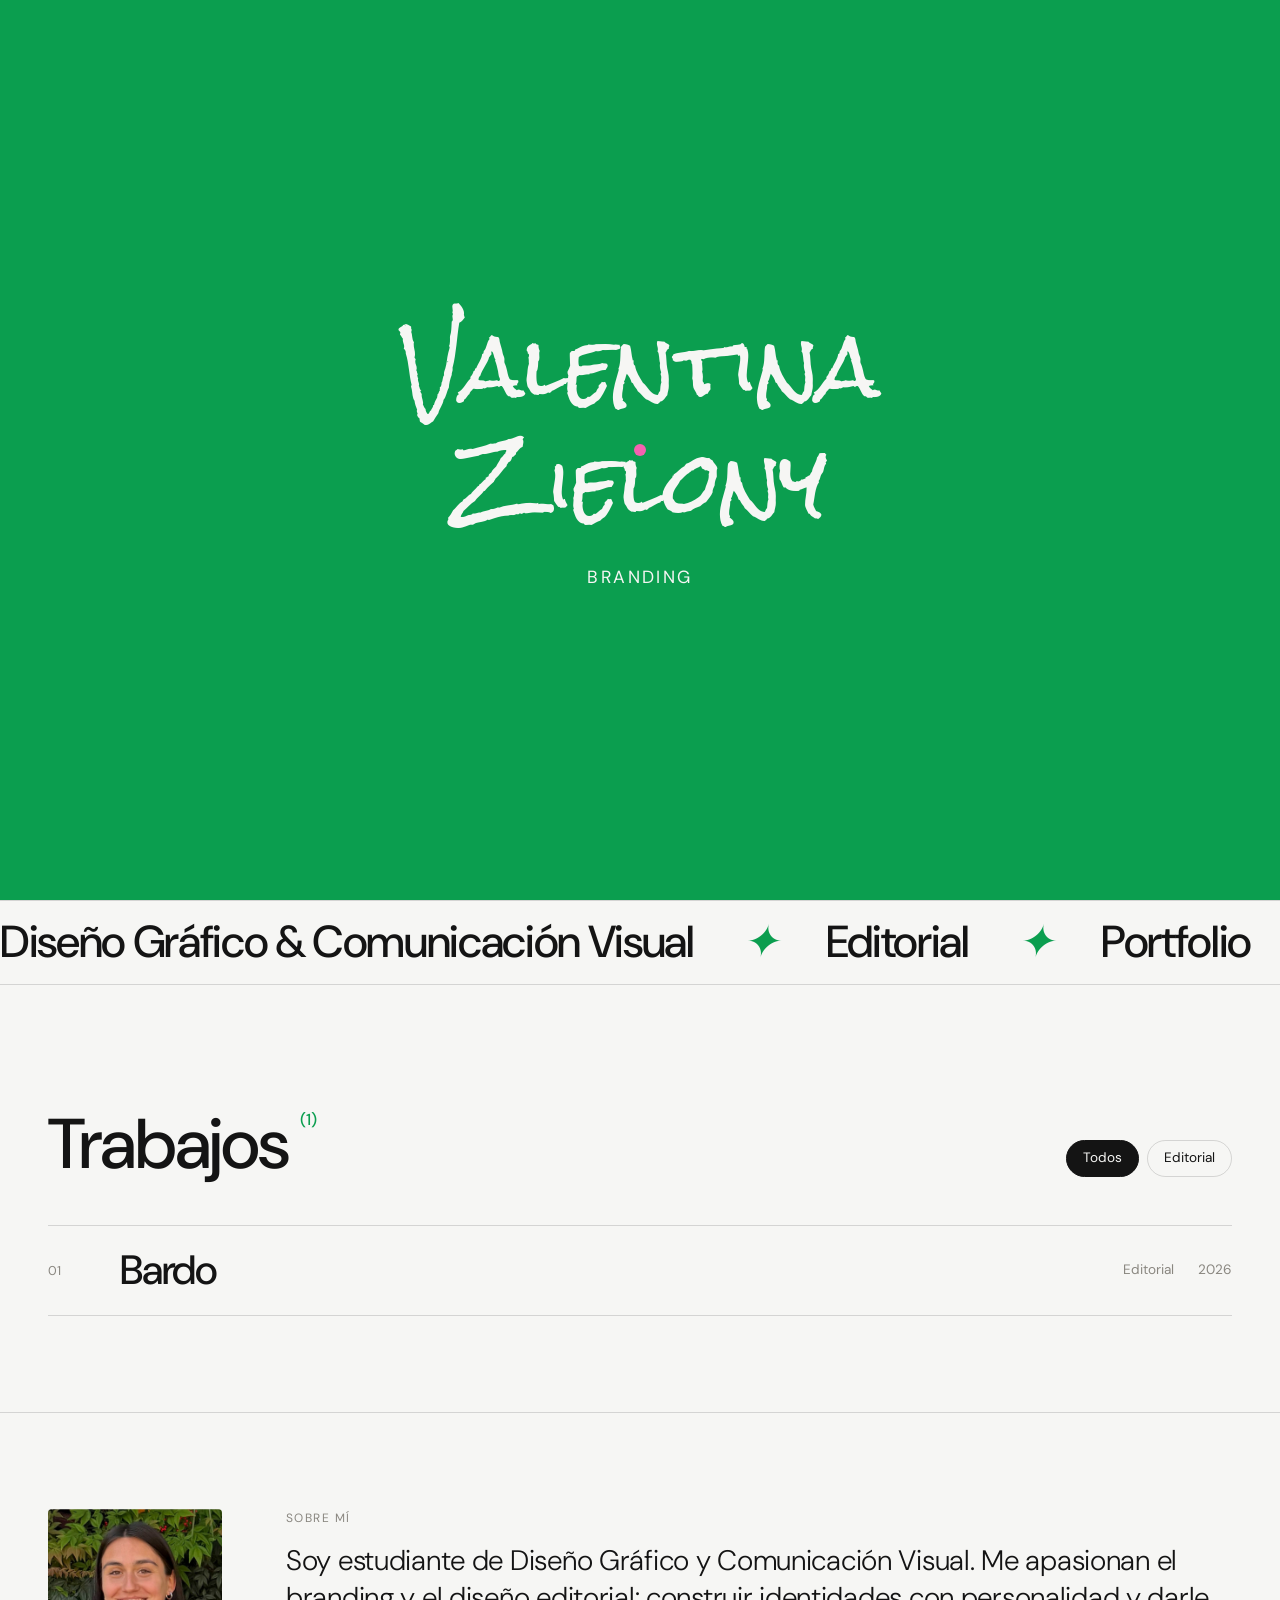
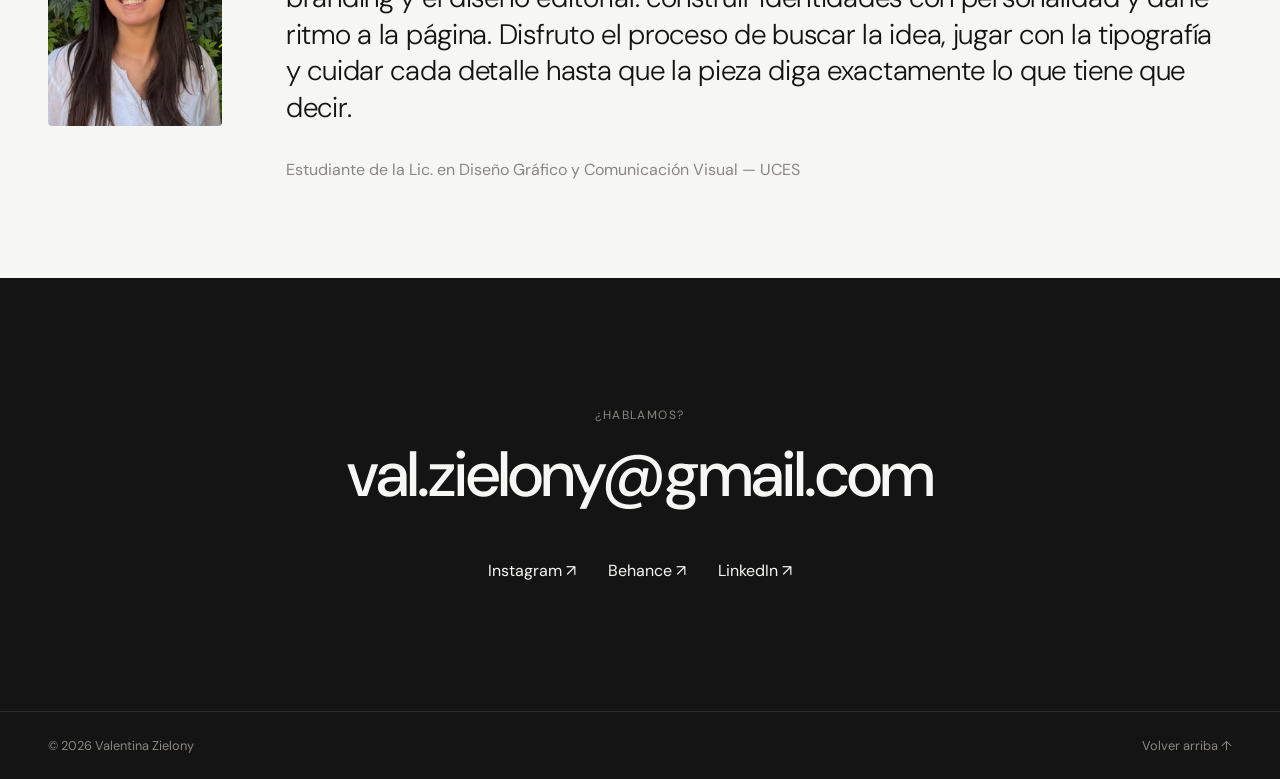
<file: portfolio/index.html>
<!DOCTYPE html>
<html lang="es">
<head>
  <meta charset="UTF-8" />
  <meta name="viewport" content="width=device-width, initial-scale=1.0" />
  <title>Valentina Zielony — Diseño Gráfico</title>
  <meta name="description" content="Portfolio de diseño gráfico" />
  <link rel="preconnect" href="https://fonts.googleapis.com" />
  <link rel="preconnect" href="https://fonts.gstatic.com" crossorigin />
  <link href="https://fonts.googleapis.com/css2?family=Rock+Salt&family=DM+Sans:ital,opsz,wght@0,9..40,300;0,9..40,400;0,9..40,500;1,9..40,400;1,9..40,500&display=swap" rel="stylesheet" />
  <link rel="stylesheet" href="css/styles.css" />
</head>
<body class="home">

  <!-- Pantalla de carga -->
  <div class="loader" id="loader"></div>

  <!-- Cursor personalizado -->
  <div class="cursor" id="cursor"><span class="cursor__label" id="cursorLabel">Ver</span></div>
  <!-- Imagen que sigue al mouse en la lista de trabajos -->
  <div class="preview" id="preview"><img id="previewImg" alt="" /></div>

  <header class="nav">
    <a href="index.html" class="nav__logo" data-nombre-completo>Valentina Zielony</a>
    <nav class="nav__links">
      <a href="#trabajos">Trabajos</a>
      <a href="#sobre-mi">Sobre mí</a>
      <a href="#contacto">Contacto</a>
    </nav>
  </header>

  <main>
    <!-- HERO -->
    <section class="hero">
      <div class="hero__meta">
        <span data-ciudad>Buenos Aires</span>
        <span>Portfolio <span id="year"></span></span>
      </div>
      <h1 class="hero__title">
        <span class="line"><span class="split" data-nombre>Tu Nombre</span></span>
        <span class="line line--right"><em class="split" data-apellido>Apellido</em></span>
      </h1>
      <div class="hero__bottom">
        <p class="hero__rol reveal" data-rol>Diseño Gráfico</p>
        <a href="#trabajos" class="hero__scroll reveal">Scroll <span class="arrow">↓</span></a>
      </div>
    </section>

    <!-- CINTA EN MOVIMIENTO -->
    <div class="marquee" aria-hidden="true">
      <div class="marquee__track" id="marquee"></div>
    </div>

    <!-- TRABAJOS -->
    <section class="works" id="trabajos">
      <div class="section-head reveal">
        <h2>Trabajos <sup id="worksCount"></sup></h2>
        <div class="filters" id="filters"></div>
      </div>
      <ul class="works__list" id="worksList"></ul>
    </section>

    <!-- SOBRE MÍ -->
    <section class="about" id="sobre-mi">
      <div class="about__img reveal-img"><img data-foto src="img/perfil.jpg" alt="Foto de perfil" /></div>
      <div class="about__text">
        <div class="about__copy">
          <p class="label reveal">Sobre mí</p>
          <p class="about__bio reveal" data-bio></p>
        </div>
        <p class="about__uni reveal" data-universidad></p>
      </div>
    </section>

    <!-- CONTACTO -->
    <section class="contact" id="contacto">
      <p class="label reveal">¿Hablamos?</p>
      <a class="contact__mail reveal" data-email href="#">tuemail@gmail.com</a>
      <div class="contact__social reveal" id="social"></div>
    </section>
  </main>

  <footer class="footer">
    <span>© <span id="year2"></span> <span data-nombre-completo></span></span>
    <a href="#" class="totop">Volver arriba ↑</a>
  </footer>

  <script src="js/proyectos.js"></script>
  <script src="js/main.js"></script>
</body>
</html>
</file>
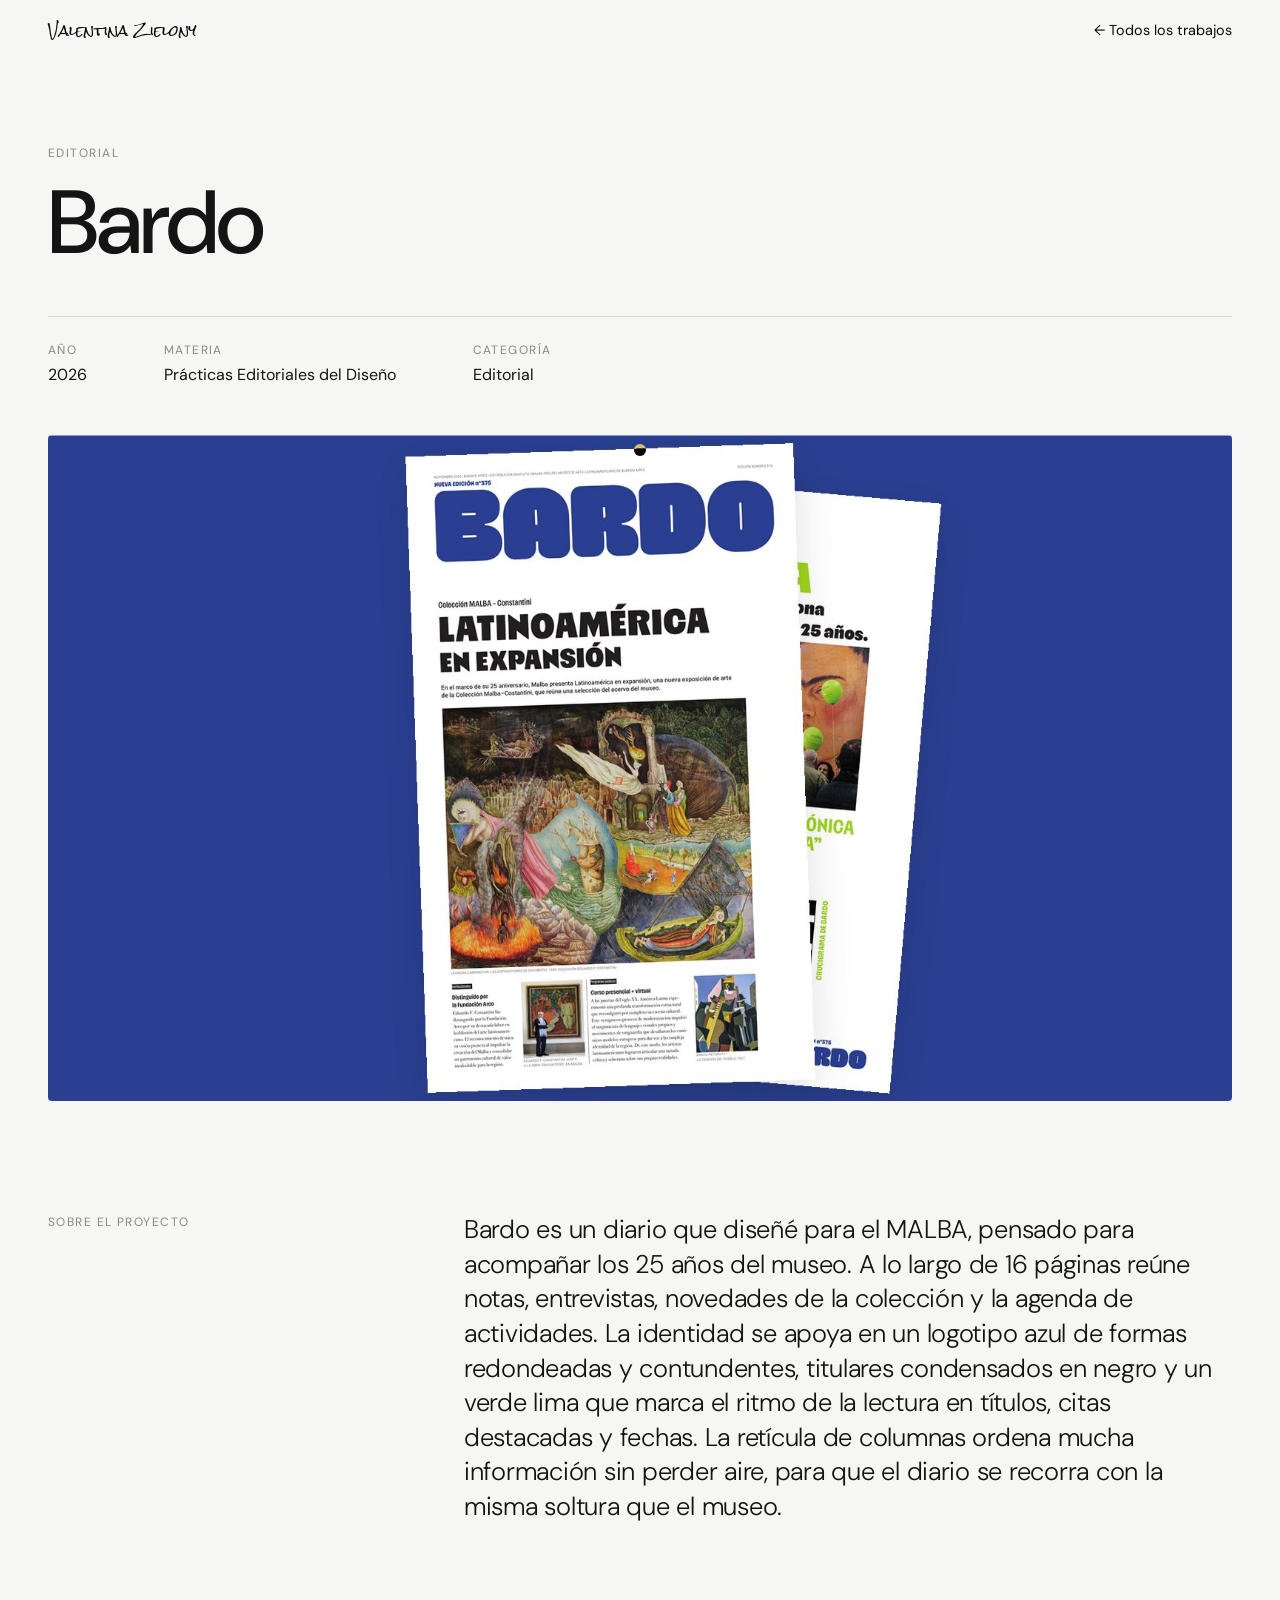
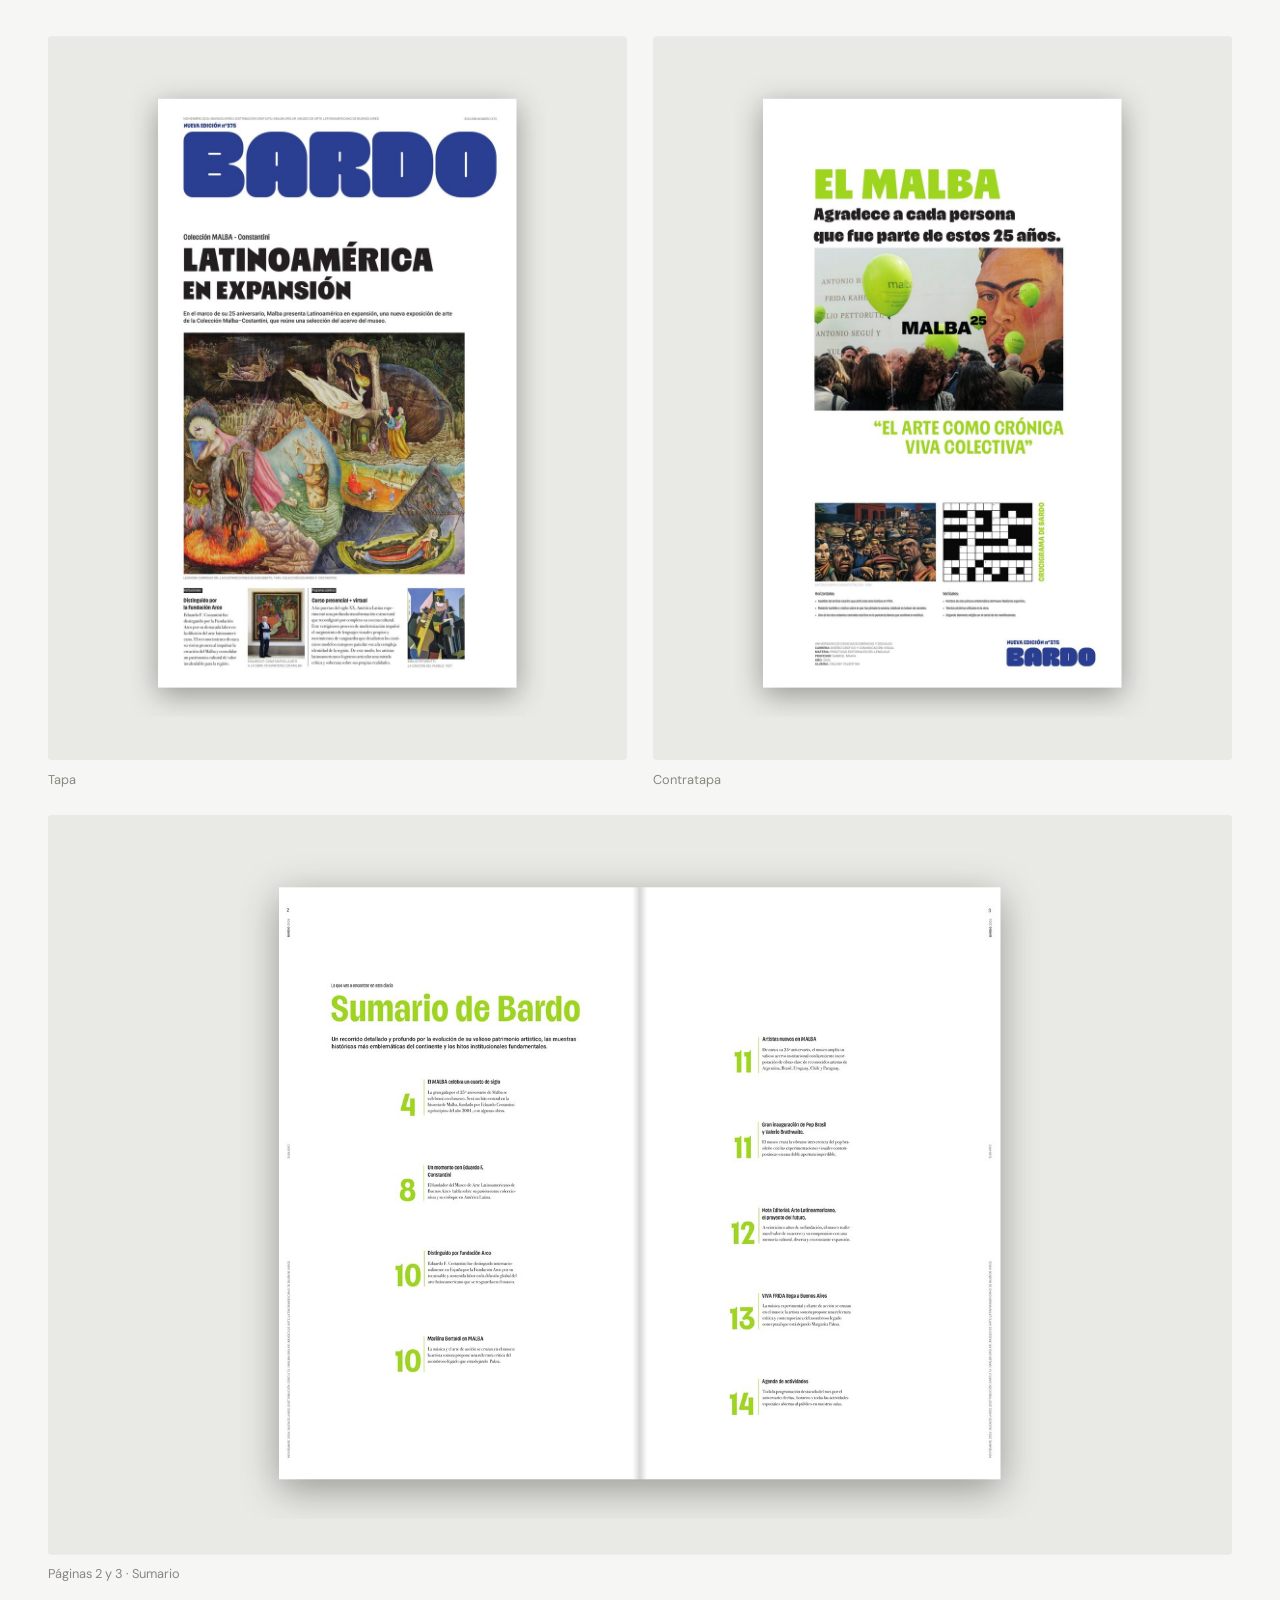
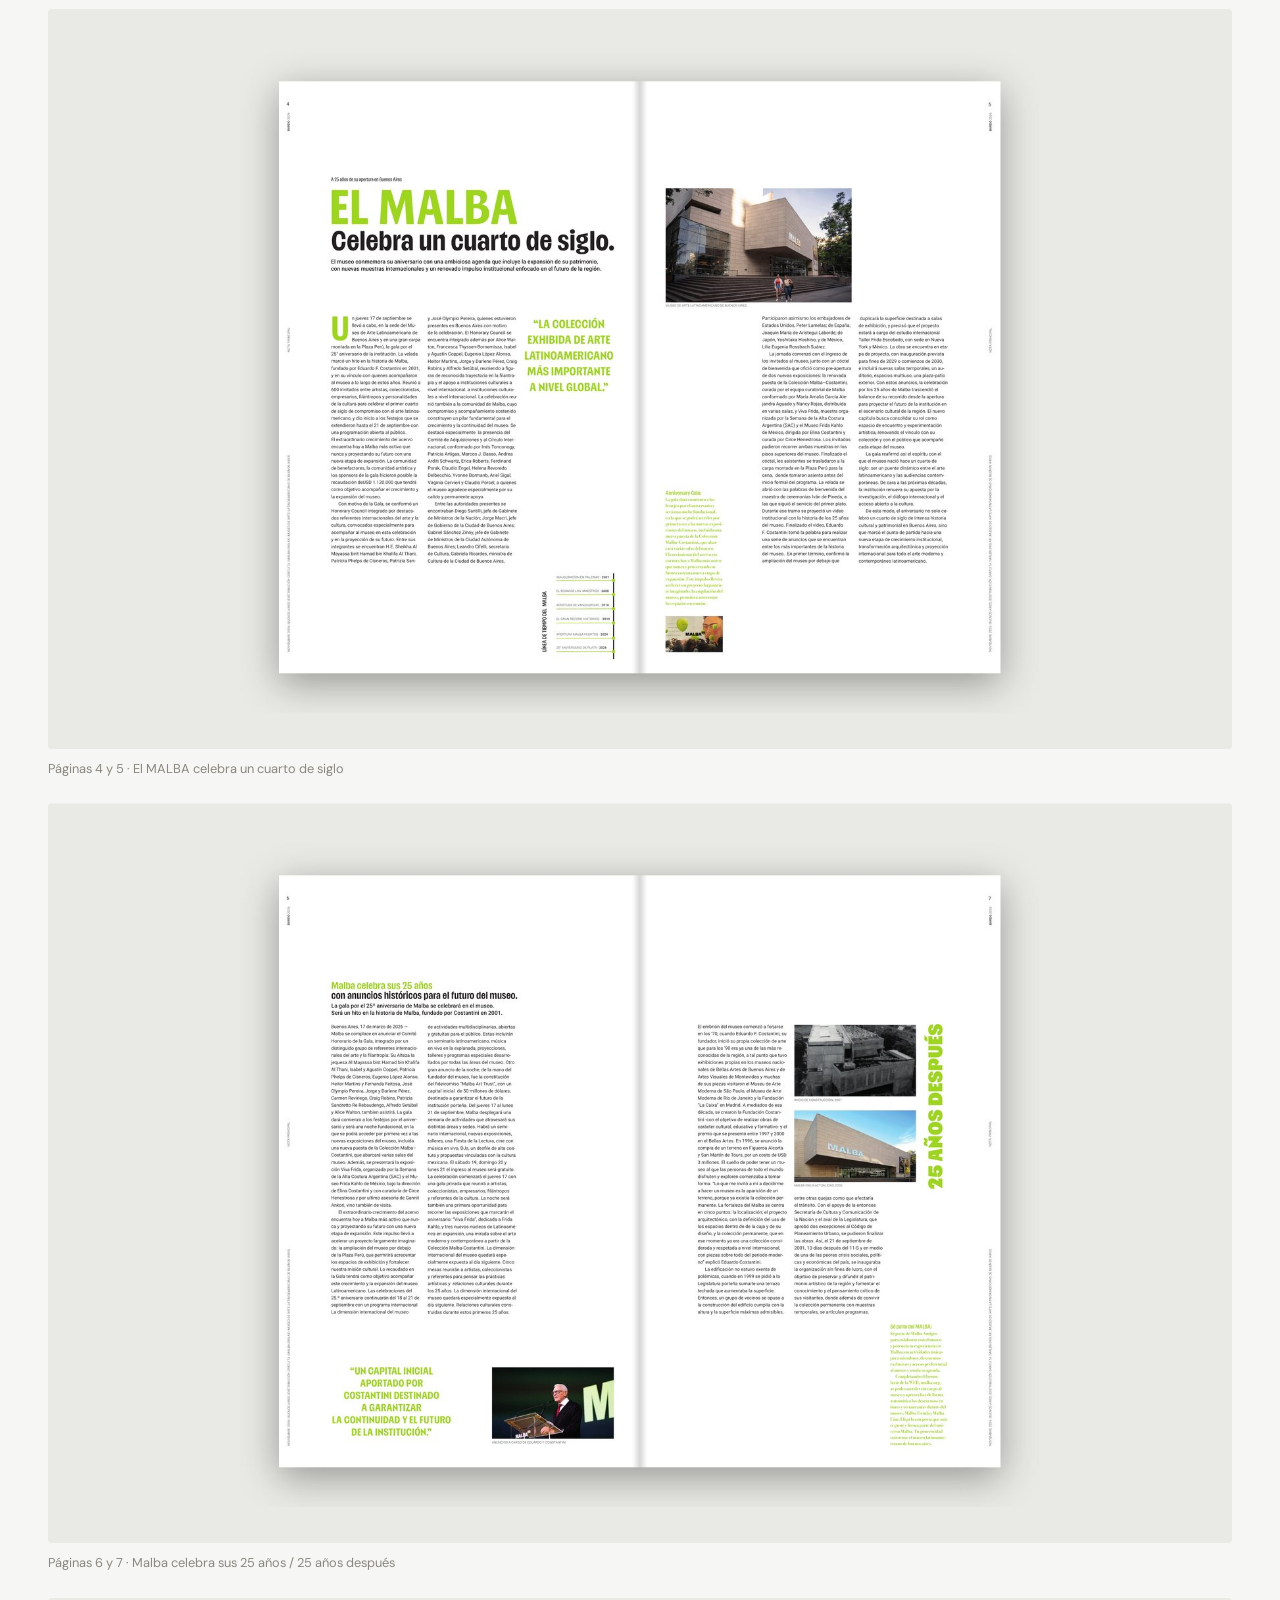
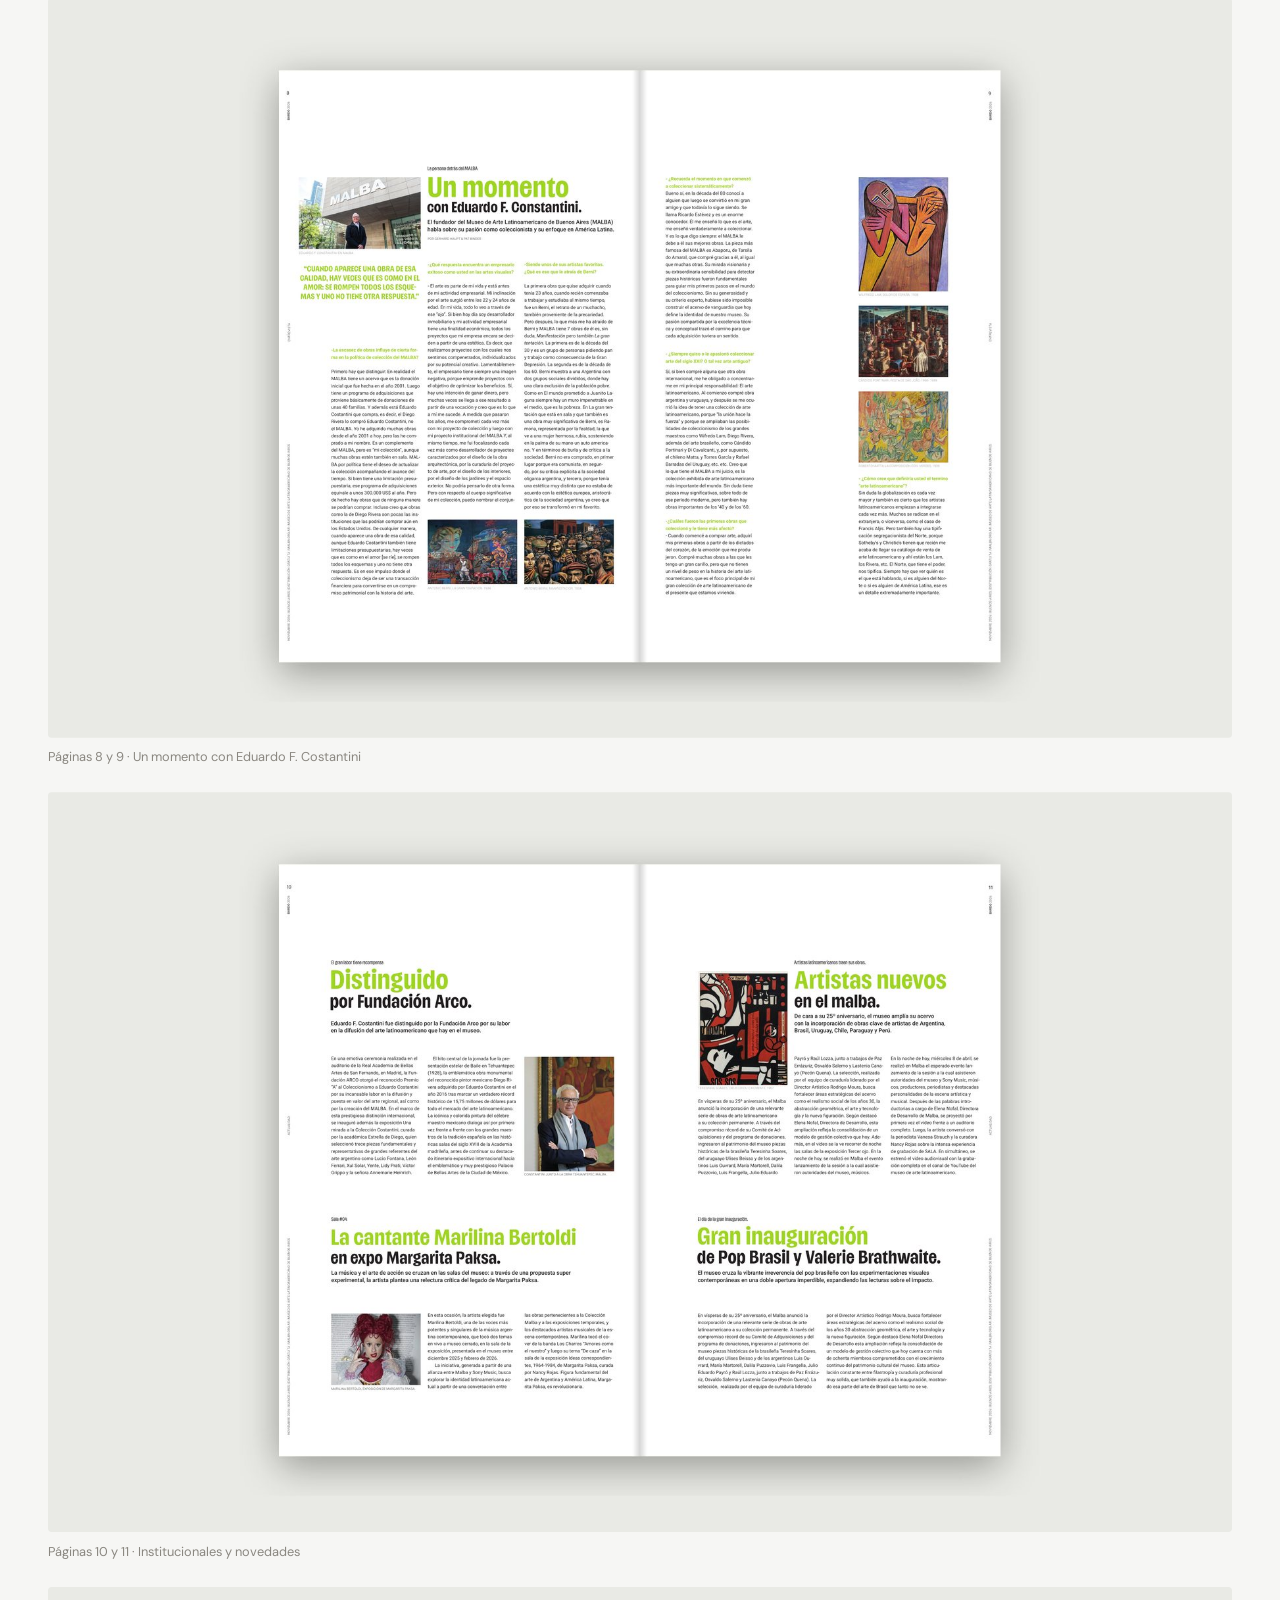
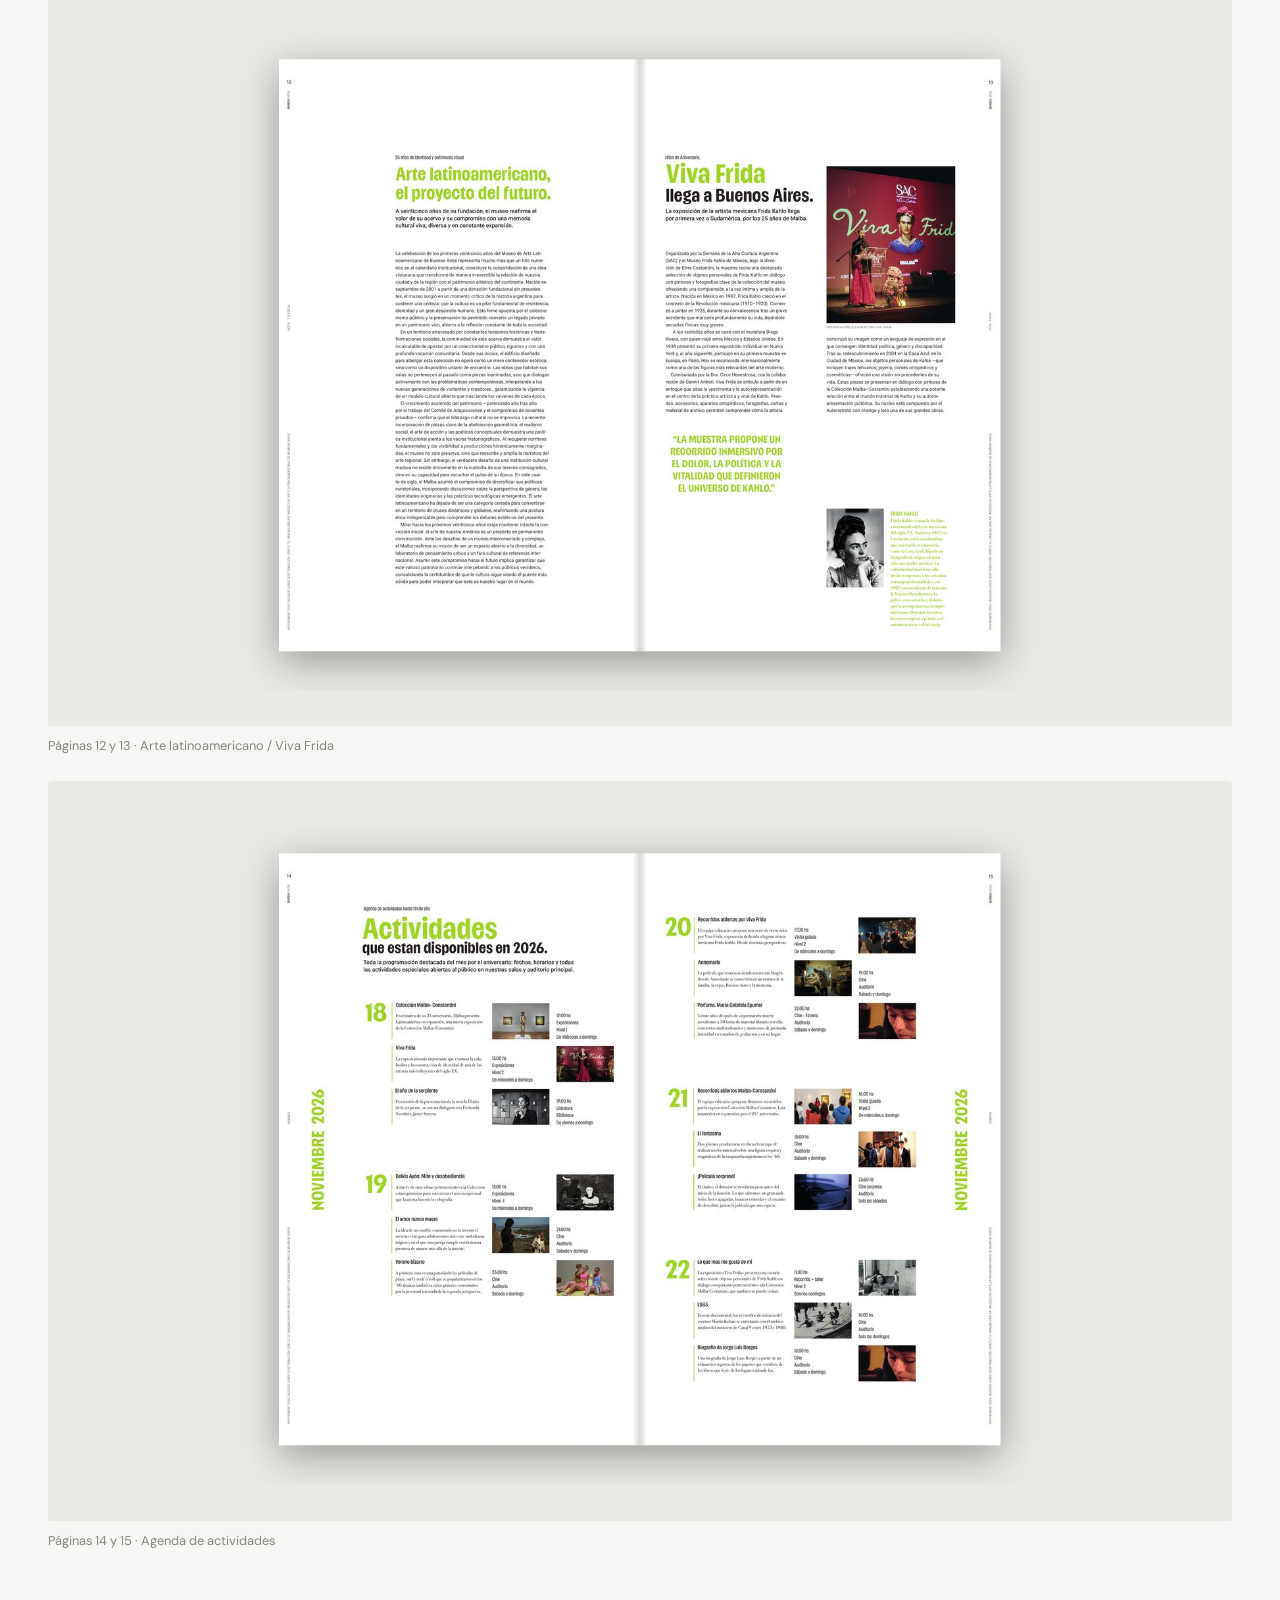
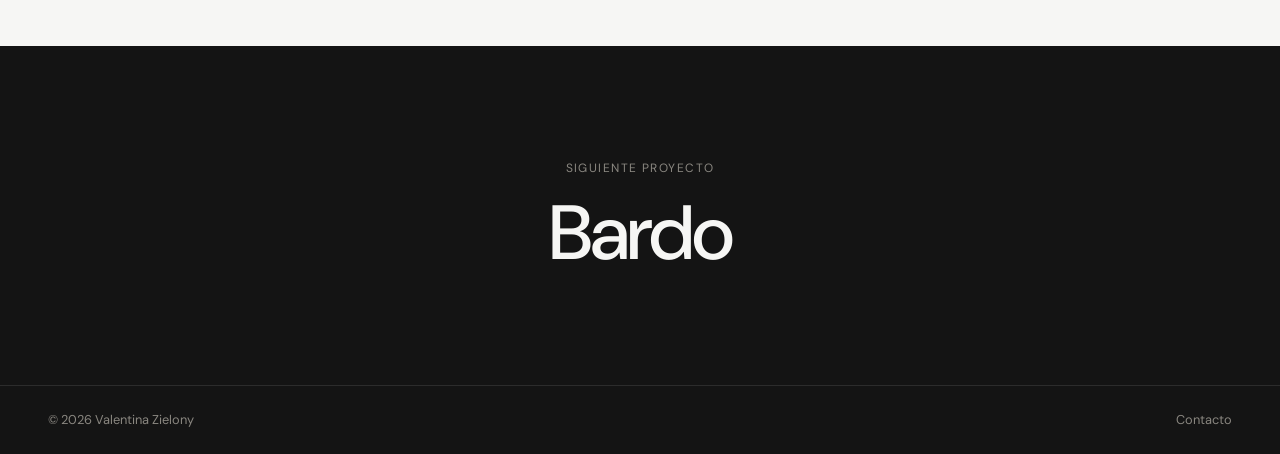
<file: portfolio/proyecto.html>
<!DOCTYPE html>
<html lang="es">
<head>
  <meta charset="UTF-8" />
  <meta name="viewport" content="width=device-width, initial-scale=1.0" />
  <title>Proyecto — Portfolio</title>
  <link rel="preconnect" href="https://fonts.googleapis.com" />
  <link rel="preconnect" href="https://fonts.gstatic.com" crossorigin />
  <link href="https://fonts.googleapis.com/css2?family=Rock+Salt&family=DM+Sans:ital,opsz,wght@0,9..40,300;0,9..40,400;0,9..40,500;1,9..40,400;1,9..40,500&display=swap" rel="stylesheet" />
  <link rel="stylesheet" href="css/styles.css" />
</head>
<body class="project-page">

  <div class="curtain" id="curtain"></div>
  <div class="cursor" id="cursor"><span class="cursor__label" id="cursorLabel">Ver</span></div>

  <header class="nav">
    <a href="index.html" class="nav__logo" data-nombre-completo>Valentina Zielony</a>
    <nav class="nav__links">
      <a href="index.html#trabajos">← Todos los trabajos</a>
    </nav>
  </header>

  <main id="project">
    <section class="p-hero">
      <p class="label reveal" id="pCat"></p>
      <h1 class="p-hero__title"><span class="line"><span class="split" id="pTitle"></span></span></h1>
      <div class="p-hero__info reveal">
        <div><span class="label">Año</span><span id="pYear"></span></div>
        <div><span class="label">Materia</span><span id="pMateria"></span></div>
        <div><span class="label">Categoría</span><span id="pCat2"></span></div>
      </div>
    </section>

    <div class="p-cover reveal-img"><img id="pCover" alt="" /></div>

    <section class="p-desc">
      <p class="label reveal">Sobre el proyecto</p>
      <p class="p-desc__text reveal" id="pDesc"></p>
    </section>

    <section class="p-gallery" id="pGallery"></section>

    <a class="p-next" id="pNext" href="#">
      <span class="label">Siguiente proyecto</span>
      <span class="p-next__title" id="pNextTitle"></span>
    </a>
  </main>

  <footer class="footer">
    <span>© <span id="year2"></span> <span data-nombre-completo></span></span>
    <a href="index.html#contacto">Contacto</a>
  </footer>

  <script src="js/proyectos.js"></script>
  <script src="js/main.js"></script>
</body>
</html>
</file>
<file: portfolio/css/styles.css>
/* =========================================================
   COLORES Y TIPOGRAFÍAS — cambiá estos valores para
   personalizar todo el sitio de una vez.
   ========================================================= */
:root {
  --bg: #f6f6f4;          /* fondo */
  --ink: #141414;         /* texto */
  --muted: #8a8780;       /* texto secundario */
  --accent: #0b9e4f;      /* color de acento */
  --line: rgba(20, 20, 20, 0.15);
  --name: "Rock Salt", cursive;              /* tipografía de tu nombre */
  --serif: "DM Sans", system-ui, sans-serif;  /* títulos grandes */
  --sans: "DM Sans", system-ui, sans-serif;   /* textos */
  --ease: cubic-bezier(0.77, 0, 0.175, 1);
  --ease-out: cubic-bezier(0.16, 1, 0.3, 1);
  --pad: clamp(1.25rem, 4vw, 3rem);
}

*, *::before, *::after { box-sizing: border-box; margin: 0; padding: 0; }
html { scroll-behavior: smooth; }
body {
  background: var(--bg);
  color: var(--ink);
  font-family: var(--sans);
  font-size: 16px;
  line-height: 1.5;
  -webkit-font-smoothing: antialiased;
  overflow-x: hidden;
}
a { color: inherit; text-decoration: none; }
img { display: block; width: 100%; height: auto; }
::selection { background: var(--accent); color: var(--bg); }

.label {
  display: block;
  font-size: 0.75rem;
  text-transform: uppercase;
  letter-spacing: 0.12em;
  color: var(--muted);
  margin-bottom: 1rem;
}

/* ---------- Cursor ---------- */
.cursor {
  position: fixed; top: 0; left: 0; z-index: 1000;
  width: 12px; height: 12px; border-radius: 50%;
  background: var(--ink);
  pointer-events: none;
  transform: translate(-50%, -50%);
  display: grid; place-items: center;
  transition: width .4s var(--ease-out), height .4s var(--ease-out), background .3s;
  mix-blend-mode: difference;
  background: #fff;
}
.cursor__label {
  font-size: 0.8rem; color: #000; opacity: 0;
  transition: opacity .2s; font-weight: 500;
}
.cursor.is-hover { width: 48px; height: 48px; }
.cursor.is-view { width: 90px; height: 90px; mix-blend-mode: normal; background: var(--accent); }
.cursor.is-view .cursor__label { opacity: 1; color: #fff; }
/* Mancha verde difuminada */
.blob {
  position: fixed; top: 0; left: 0; z-index: 999;
  width: 340px; height: 340px; border-radius: 50%;
  background: radial-gradient(circle, var(--accent) 0%, rgba(11, 158, 79, 0) 70%);
  filter: blur(30px);
  opacity: 0; pointer-events: none;
  mix-blend-mode: multiply;
  transition: opacity .6s ease, width .6s var(--ease-out), height .6s var(--ease-out);
}
.blob.on { opacity: .45; }
.blob.big { width: 480px; height: 480px; }
.marker { position: fixed; inset: 0; width: 100%; height: 100%; z-index: 998; pointer-events: none; mix-blend-mode: multiply; }
@media (hover: none) { .cursor, .blob, .marker { display: none; } }
@media (hover: hover) { body, a { cursor: none; } }

/* ---------- Loader ---------- */
.loader {
  position: fixed; inset: 0; z-index: 900;
  background: var(--accent); overflow: hidden;
  transition: transform 1s var(--ease);
}
.ld {
  position: absolute; inset: 0; display: flex; flex-direction: column;
  align-items: center; justify-content: center; color: var(--bg); text-align: center;
}
.ld-name { font-family: var(--name); font-size: clamp(3rem, 6.5vw, 6.5rem); line-height: 1.4; }
.ld-line { display: block; }
.ld-ch {
  display: inline-block; opacity: 0;
  transform: translateY(.25em) rotate(-8deg) scale(.9);
  transition: opacity .35s ease, transform .5s var(--ease-out);
}
.ld-ch.on { opacity: 1; transform: none; }
.ld-word {
  margin-top: 1.5rem; height: 1.6em; overflow: hidden;
  font-size: clamp(.9rem, 1.4vw, 1.1rem); letter-spacing: .14em; text-transform: uppercase;
}
.ld-word span { display: block; }
.ld-word span.in { animation: wordIn .3s var(--ease-out); }
@keyframes wordIn { from { transform: translateY(100%); opacity: 0; } to { transform: none; opacity: 1; } }
.loader.is-done { transform: translateY(-100%); }

.curtain {
  position: fixed; inset: 0; z-index: 900; background: var(--accent);
  transform-origin: top; transition: transform .9s var(--ease);
}
.curtain.is-done { transform: scaleY(0); }
.curtain.is-leaving { transform-origin: bottom; transform: scaleY(1); }

/* ---------- Nav ---------- */
.nav {
  position: fixed; top: 0; left: 0; right: 0; z-index: 100;
  display: flex; justify-content: space-between; align-items: center;
  padding: 1.25rem var(--pad);
  mix-blend-mode: difference; color: #fff;
  font-size: 0.9rem;
}
.nav__logo { font-family: var(--name); font-size: .85rem; }
.nav__links { display: flex; gap: 2rem; }
.nav__links a, .footer a, .contact__social a { position: relative; }
.nav__links a::after, .footer a::after, .contact__social a::after {
  content: ""; position: absolute; left: 0; bottom: -2px; width: 100%; height: 1px;
  background: currentColor; transform: scaleX(0); transform-origin: right;
  transition: transform .5s var(--ease-out);
}
.nav__links a:hover::after, .footer a:hover::after, .contact__social a:hover::after {
  transform: scaleX(1); transform-origin: left;
}
@media (max-width: 600px) { .nav__links { gap: 1rem; font-size: .8rem; } .home .nav__logo { display: none; } .home .nav { justify-content: flex-end; } }

/* ---------- Animación de texto (letras que suben) ---------- */
.line { display: block; overflow: hidden; padding: 0 .06em .12em 0; margin-bottom: -.12em; }
.split .char {
  display: inline-block;
  transform: translateY(110%);
  transition: transform 1.1s var(--ease-out);
}
.is-ready .split .char { transform: translateY(0); }

/* Aparición al hacer scroll */
.reveal { opacity: 0; transform: translateY(40px); transition: opacity 1s var(--ease-out), transform 1s var(--ease-out); }
.reveal.in { opacity: 1; transform: none; }
.is-ready .hero .reveal { opacity: 1; transform: none; transition-delay: .7s; }
.reveal-img { overflow: hidden; }
.reveal-img img { clip-path: inset(100% 0 0 0); transform: scale(1.25); transition: clip-path 1.4s var(--ease), transform 1.8s var(--ease-out); }
.reveal-img.in img { clip-path: inset(0 0 0 0); transform: scale(1); }

/* ---------- Hero ---------- */
.hero {
  min-height: 100svh;
  padding: 6rem var(--pad) 2rem;
  display: flex; flex-direction: column; justify-content: space-between;
}
.hero__meta { display: flex; justify-content: space-between; font-size: .85rem; color: var(--muted); }
.hero__title {
  font-family: var(--name); font-weight: 400;
  font-size: clamp(3rem, 6.5vw, 6.5rem);
  text-align: center;
  line-height: 1.4; letter-spacing: 0;
}
.hero__title .line { padding: .15em .1em .25em 0; margin-bottom: -.3em; }
.hero__title em { font-style: normal; color: var(--accent); }
.hero__title .line { padding-left: .1em; }
.hero__bottom { display: flex; justify-content: space-between; align-items: flex-end; }
.hero__rol { font-size: clamp(1rem, 2vw, 1.4rem); max-width: 20ch; }
.hero__scroll { font-size: .85rem; text-transform: uppercase; letter-spacing: .1em; }
.hero__scroll .arrow { display: inline-block; animation: bob 2s ease-in-out infinite; }
@keyframes bob { 50% { transform: translateY(6px); } }

/* ---------- Marquee ---------- */
.marquee {
  border-top: 1px solid var(--line); border-bottom: 1px solid var(--line);
  overflow: hidden; padding: 1.2rem 0; white-space: nowrap;
}
.marquee__track { display: inline-flex; animation: marquee 30s linear infinite; }
.marquee__track span {
  font-family: var(--serif); font-size: clamp(1.5rem, 3.5vw, 2.8rem); line-height: 1;
  padding-right: 3rem;
}
.marquee__track span:nth-child(even) { font-style: italic; color: var(--accent); }
@keyframes marquee { to { transform: translateX(-50%); } }

/* ---------- Trabajos ---------- */
.works { padding: 8rem var(--pad) 6rem; }
.section-head {
  display: flex; justify-content: space-between; align-items: flex-end; flex-wrap: wrap; gap: 1.5rem;
  margin-bottom: 3rem;
}
.section-head h2 { font-family: var(--serif); font-weight: 400; font-size: clamp(2.4rem, 5.5vw, 4.5rem); line-height: .9; }
.section-head sup { font-family: var(--sans); letter-spacing: 0; font-size: 1rem; color: var(--accent); vertical-align: top; }
.filters { display: flex; flex-wrap: wrap; gap: .5rem; }
.filters button {
  font: inherit; font-size: .85rem; background: none; color: var(--ink);
  border: 1px solid var(--line); border-radius: 99px; padding: .45rem 1rem;
  cursor: inherit; transition: background .3s, color .3s, border-color .3s;
}
.filters button:hover { border-color: var(--ink); }
.filters button.active { background: var(--ink); color: var(--bg); border-color: var(--ink); }

.works__list { list-style: none; border-top: 1px solid var(--line); }
.work { border-bottom: 1px solid var(--line); transition: opacity .4s; }
.work.hidden { display: none; }
.work a {
  display: grid; grid-template-columns: 3rem 1fr auto auto; gap: 1.5rem; align-items: center;
  padding: 1.4rem 0; position: relative;
}
.work__num { font-size: .8rem; color: var(--muted); }
.work__title {
  font-family: var(--serif); font-size: clamp(1.5rem, 3.2vw, 2.8rem); line-height: 1.1;
  transition: transform .6s var(--ease-out), color .3s;
}
.work__cat, .work__year { font-size: .85rem; color: var(--muted); }
.work__thumb { display: none; }
.works__list:hover .work { opacity: .3; }
.works__list .work:hover { opacity: 1; }
.work a:hover .work__title { transform: translateX(1.5rem); font-style: italic; color: var(--accent); }

@media (max-width: 700px) {
  .work a { grid-template-columns: 1fr auto; gap: .5rem 1rem; }
  .work__num { display: none; }
  .work__thumb { display: block; grid-column: 1 / -1; border-radius: 4px; overflow: hidden; margin-bottom: .75rem; aspect-ratio: 4/3; }
  .work__thumb img { height: 100%; object-fit: cover; }
  .work__year { grid-column: 2; grid-row: 2; }
  .work__cat { grid-column: 1; grid-row: 3; }
  .works__list:hover .work { opacity: 1; }
}

/* Imagen flotante que sigue al mouse */
.preview {
  position: fixed; top: 0; left: 0; z-index: 50;
  width: clamp(220px, 24vw, 380px); aspect-ratio: 4/5;
  pointer-events: none; overflow: hidden; border-radius: 4px;
  opacity: 0; transform: translate(-50%, -50%) scale(.6);
  transition: opacity .4s var(--ease-out), transform .5s var(--ease-out);
}
.preview.show { opacity: 1; transform: translate(-50%, -50%) scale(1); }
.preview img { height: 100%; object-fit: cover; }
@media (hover: none) { .preview { display: none; } }

/* ---------- Sobre mí ---------- */
.about {
  padding: 6rem var(--pad);
  display: grid; grid-template-columns: auto 1fr; gap: clamp(2rem, 5vw, 5rem); align-items: start;
  border-top: 1px solid var(--line);
}
/* La foto mide lo mismo que el bloque "Sobre mí" + párrafo (se ajusta solo con JS) */
.about__img { aspect-ratio: 4/5; border-radius: 4px; width: 280px; }
.about__img img { height: 100%; object-fit: cover; object-position: 50% 30%; }
.about__bio { font-family: var(--serif); font-size: clamp(1.3rem, 2.2vw, 2rem); line-height: 1.3; }
.about__uni { margin-top: 2rem; }
.about__uni { color: var(--muted); }
@media (max-width: 800px) { .about { grid-template-columns: 1fr; } .about__img { width: 100%; max-width: 420px; height: auto !important; } }

/* ---------- Contacto ---------- */
.contact { padding: 8rem var(--pad); text-align: center; background: var(--ink); color: var(--bg); }
.contact .label { color: #8a8780; }
.contact__mail {
  display: inline-block; font-family: var(--serif);
  font-size: clamp(1.8rem, 5vw, 4.5rem); line-height: 1.1; word-break: break-all;
  transition: color .3s, font-style .3s;
}
.contact__mail:hover { color: var(--accent); font-style: italic; }
.contact__social { display: flex; justify-content: center; gap: 2rem; margin-top: 3rem; flex-wrap: wrap; }

.footer {
  display: flex; justify-content: space-between; padding: 1.5rem var(--pad);
  font-size: .8rem; background: var(--ink); color: #8a8780; border-top: 1px solid rgba(255,255,255,.1);
}

/* =========================================================
   PÁGINA DE PROYECTO
   ========================================================= */
.p-hero { padding: 9rem var(--pad) 3rem; }
.p-hero__title {
  font-family: var(--serif); font-weight: 400;
  font-size: clamp(2.6rem, 7vw, 6.5rem); line-height: 1; letter-spacing: -0.03em;
  margin-bottom: 3rem;
}
.p-hero__info { display: flex; gap: clamp(2rem, 6vw, 6rem); flex-wrap: wrap; border-top: 1px solid var(--line); padding-top: 1.5rem; }
.p-hero__info .label { margin-bottom: .3rem; }
.p-cover { margin: 0 var(--pad); border-radius: 4px; aspect-ratio: 16/9; }
.p-cover img { height: 100%; object-fit: cover; }
.p-desc { padding: 7rem var(--pad); display: grid; grid-template-columns: 1fr 2fr; gap: 2rem; }
.p-desc__text { font-family: var(--serif); font-size: clamp(1.2rem, 2vw, 1.8rem); line-height: 1.35; }
@media (max-width: 800px) { .p-desc { grid-template-columns: 1fr; } }

.p-gallery { padding: 0 var(--pad) 6rem; display: grid; grid-template-columns: 1fr 1fr; gap: clamp(1rem, 2vw, 2rem); }
.p-gallery figure { grid-column: 1 / -1; }
.p-gallery figure.half { grid-column: auto; }
.p-gallery .reveal-img { border-radius: 4px; }
.p-gallery figcaption { font-size: .8rem; color: var(--muted); margin-top: .6rem; }
@media (max-width: 700px) { .p-gallery { grid-template-columns: 1fr; } }

.p-next {
  display: block; padding: 7rem var(--pad); text-align: center;
  border-top: 1px solid var(--line); background: var(--ink); color: var(--bg);
  overflow: hidden;
}
.p-next__title {
  display: block; font-family: var(--serif); font-size: clamp(2.2rem, 6vw, 5.5rem); line-height: 1.05;
  transition: transform .8s var(--ease-out), color .3s;
}
.p-next:hover .p-next__title { font-style: italic; color: var(--accent); transform: scale(1.04); }

@media (prefers-reduced-motion: reduce) {
  *, *::before, *::after { animation: none !important; transition: none !important; }
  .split .char { transform: none; }
  .reveal, .reveal-img img { opacity: 1; transform: none; clip-path: none; }
}

/* Ajustes para DM Sans en títulos grandes */
.section-head h2, .work__title, .p-hero__title, .p-next__title, .contact__mail, .marquee__track span { font-weight: 500; letter-spacing: -0.03em; }
.about__bio, .p-desc__text { font-weight: 300; letter-spacing: -0.01em; }
</file>
